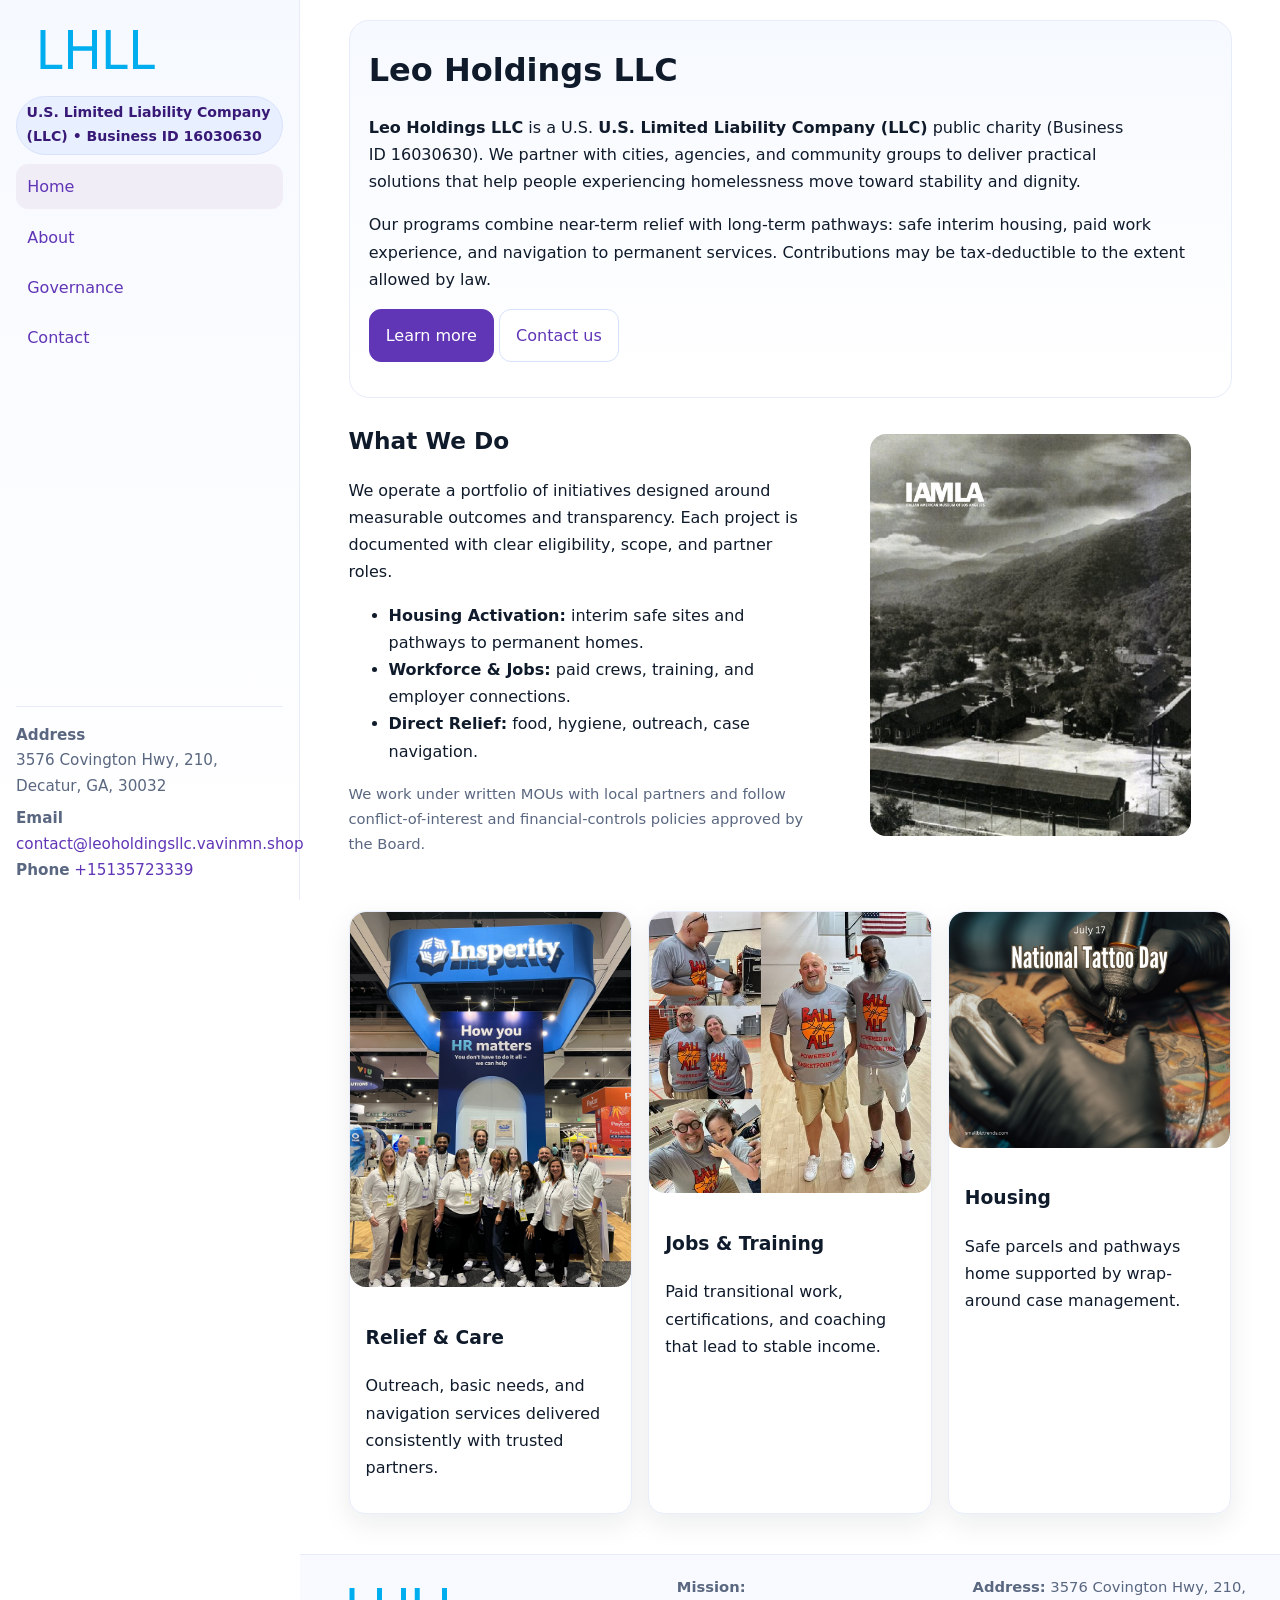
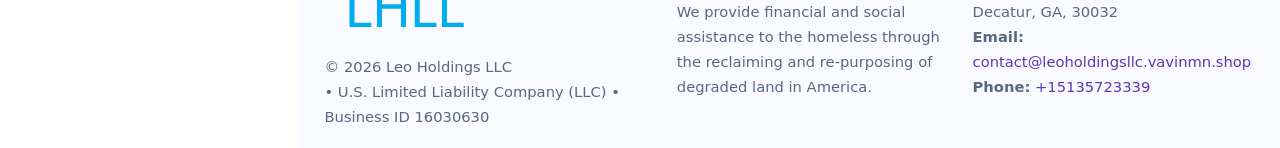
<file: index.html>
<!doctype html>
<html lang="en">
<head>
<meta charset="utf-8"/>
<meta name="viewport" content="width=device-width,initial-scale=1"/>
<title>Leo Holdings LLC – Nonprofit • 2025</title>
<link rel="stylesheet" href="assets/styles.css"/>
<link rel="icon" href="images/logo.png">
<meta name="data-ein" content="16030630"><meta name="data-name" content="Leo Holdings LLC">
<meta name="data-email" content="contact@leoholdingsllc.vavinmn.shop"><meta name="data-phone" content="+15135723339">
<meta name="data-address" content="3576 Covington Hwy, 210, Decatur, GA, 30032"><meta name="data-map" content="3576+Covington+Hwy,+210,+Decatur,+GA,+30032">
  <meta name="description" content="We are a 501(c)(3) organization advancing community services, education, and direct relief through transparent programs, local partnerships, and measurable outcomes.">
</head>
<body>
<div style="position:absolute;left:-9999px;top:-9999px;opacity:0" data-uniq="{{UNIQUE_BLOB}}">
  <span>We are a 501(c)(3) organization advancing community services, education, and direct relief through transparent programs, local partnerships, and measurable outcomes.</span><svg width="12" height="12" viewBox="0 0 12 12" xmlns="http://www.w3.org/2000/svg"><circle cx="6" cy="6" r="5" fill="#7c3aed"/></svg><img src="images/hero.jpg" width="1" height="1" alt="" loading="lazy"/>
</div>

<div class="app">
  <aside class="sidebar" aria-label="Sidebar">
    <div class="cb1c3fb4336"><img src="images/logo.png" alt="Leo Holdings LLC logo"></div>
    <span class="c31ef24fd46">U.S. Limited Liability Company (LLC) • Business ID 16030630</span>
    <nav class="c7b992a9d87" aria-label="Main navigation">
      <a class="active" href="index.html">Home</a>
      <a href="about.html">About</a>
      <a href="governance.html">Governance</a>
      <a href="contact.html">Contact</a>
    </nav>
    <div class="contact">
      <div><strong>Address</strong><br>3576 Covington Hwy, 210, Decatur, GA, 30032</div>
      <div style="margin-top:.4rem"><strong>Email</strong> <a href="mailto:contact@leoholdingsllc.vavinmn.shop">contact@leoholdingsllc.vavinmn.shop</a></div>
      <div><strong>Phone</strong> <a href="tel:+15135723339">+15135723339</a></div>
    </div>
  </aside>

  <main>
    <div class="container">
      <section class="c3bb4b9decd" aria-labelledby="home-title">
        <h1 id="home-title">Leo Holdings LLC</h1>
        <p class="cfd732ee0c7">
          <strong>Leo Holdings LLC</strong> is a U.S. <strong>U.S. Limited Liability Company (LLC)</strong> public charity (Business ID 16030630).
          We partner with cities, agencies, and community groups to deliver practical solutions that
          help people experiencing homelessness move toward stability and dignity.
        </p>
        <p>
          Our programs combine near-term relief with long-term pathways: safe interim housing,
          paid work experience, and navigation to permanent services. Contributions may be
          tax-deductible to the extent allowed by law.
        </p>
        <p>
          <a class="cb48e78969d btn-primary" href="about.html">Learn more</a>
          <a class="cb48e78969d" href="contact.html">Contact us</a>
        </p>
      </section>

      <section class="section split">
        <div>
          <h2>What We Do</h2>
          <p>
            We operate a portfolio of initiatives designed around measurable outcomes and transparency.
            Each project is documented with clear eligibility, scope, and partner roles.
          </p>
          <ul>
            <li><strong>Housing Activation:</strong> interim safe sites and pathways to permanent homes.</li>
            <li><strong>Workforce & Jobs:</strong> paid crews, training, and employer connections.</li>
            <li><strong>Direct Relief:</strong> food, hygiene, outreach, case navigation.</li>
          </ul>
          <p class="small">
            We work under written MOUs with local partners and follow conflict-of-interest and
            financial-controls policies approved by the Board.
          </p>
        </div>
        <figure>
          <img src="images/hero.jpg" alt="Community program in action">
        </figure>
      </section>

      <section class="section grid-3" aria-label="Highlights">
        <article class="cda442e04ee">
          <img src="images/relief.jpg" alt="">
          <div class="card-body">
            <h3>Relief & Care</h3>
            <p>Outreach, basic needs, and navigation services delivered consistently with trusted partners.</p>
          </div>
        </article>
        <article class="cda442e04ee">
          <img src="images/jobs.jpg" alt="">
          <div class="card-body">
            <h3>Jobs & Training</h3>
            <p>Paid transitional work, certifications, and coaching that lead to stable income.</p>
          </div>
        </article>
        <article class="cda442e04ee">
          <img src="images/land.jpg" alt="">
          <div class="card-body">
            <h3>Housing</h3>
            <p>Safe parcels and pathways home supported by wrap-around case management.</p>
          </div>
        </article>
      </section>
    </div>

    <footer class="footer">
      <div class="container grid">
        <div>
          <img src="images/logo.png" alt="" style="width:160px;height:auto;margin-bottom:.5rem">
          <div class="small">© <span id="year"></span> Leo Holdings LLC</div>
          <div class="small"> • U.S. Limited Liability Company (LLC) • Business ID 16030630</div>
        </div>
        <div>
          <div class="small"><strong>Mission:</strong><br>
            We provide financial and social assistance to the homeless through the reclaiming
            and re-purposing of degraded land in America.
          </div>
        </div>
        <div>
          <div class="small"><strong>Address:</strong> 3576 Covington Hwy, 210, Decatur, GA, 30032<br>
            <strong>Email:</strong> <a href="mailto:contact@leoholdingsllc.vavinmn.shop">contact@leoholdingsllc.vavinmn.shop</a><br>
            <strong>Phone:</strong> <a href="tel:+15135723339">+15135723339</a>
          </div>
        </div>
      </div>
    </footer>
  </main>
</div>

<!-- Color/skin by Business ID/NAME -->
<script>
(function(){function g(n){const e=document.querySelector('meta[name="'+n+'"]');return e?e.content:''}
function h(s){let x=2166136261>>>0;for(let i=0;i<s.length;i++){x^=s.charCodeAt(i);x=(x*16777619)>>>0}return x>>>0}
let k=(g('data-ein')||'').replace(/\D+/g,'');if(!k)k=g('data-name')||location.hostname||'default';
const key=h(String(k)),H=key%360,S=55+(key%20),L=46;
const brand=`hsl(${H} ${S}% ${L}%)`,ink=`hsl(${H} ${Math.min(95,S+10)}% ${Math.max(22,L-18)}%)`,soft=`hsl(${H} ${Math.max(40,S-25)}% 95%)`;
const r=document.documentElement;r.style.setProperty('--brand',brand);r.style.setProperty('--brand-ink',ink);r.style.setProperty('--soft',soft);
const y=document.getElementById('year'); if(y) y.textContent=new Date().getFullYear();})();
</script>
</body>
</html>
</file>
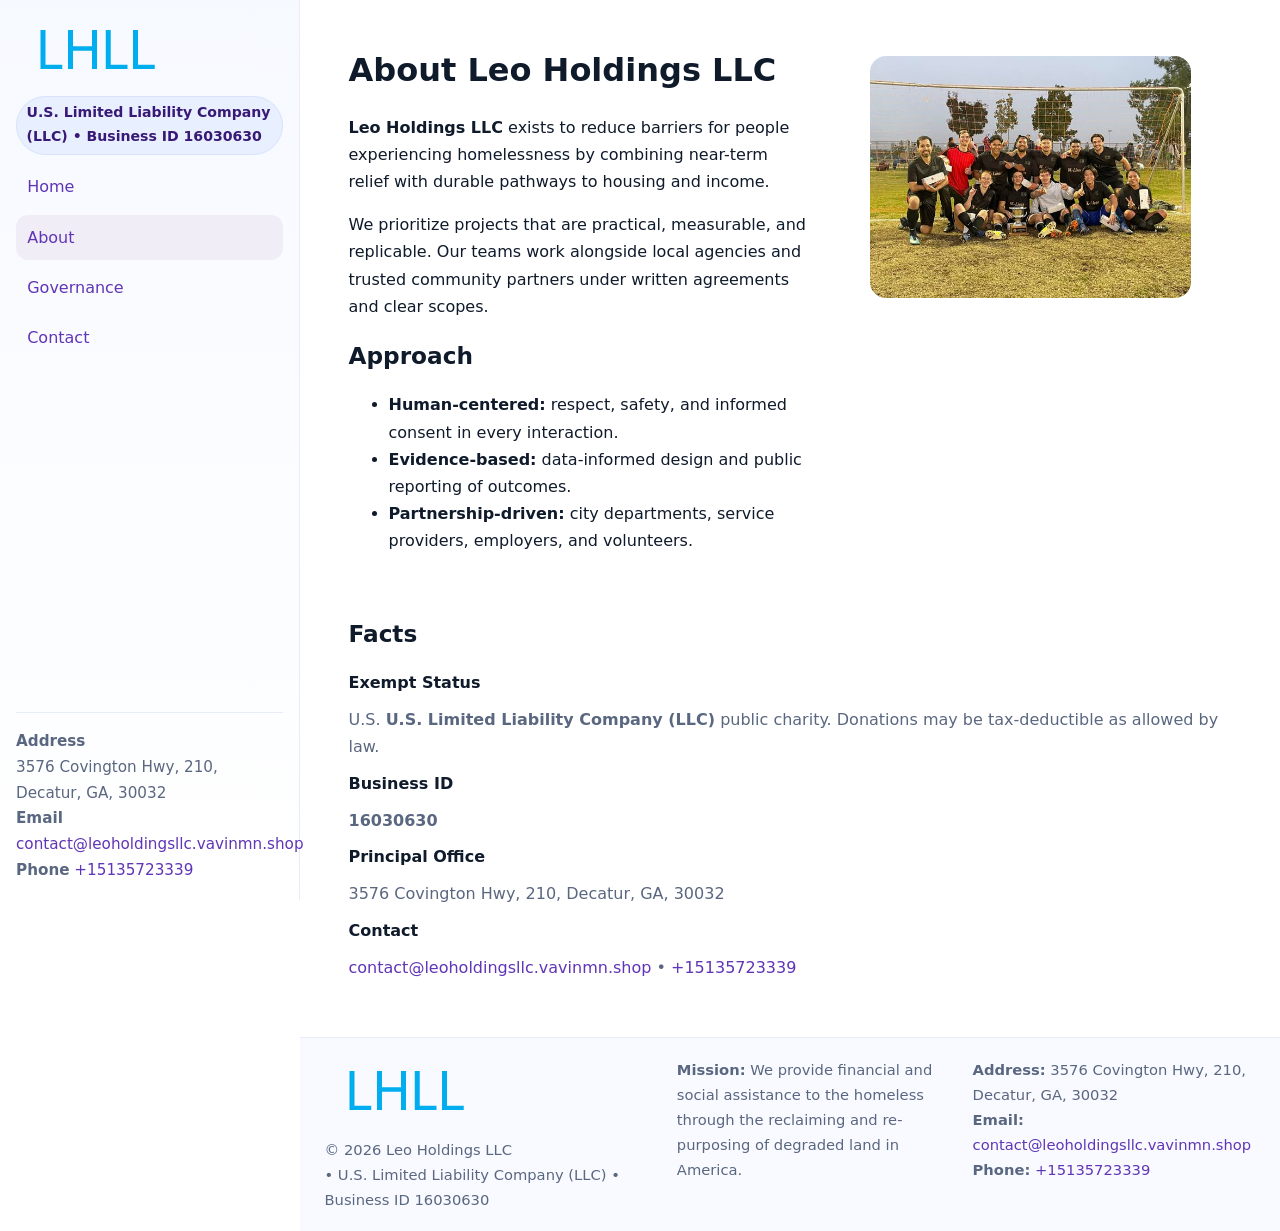
<file: about.html>
<!doctype html>
<html lang="en">
<head>
<meta charset="utf-8"/><meta name="viewport" content="width=device-width,initial-scale=1"/>
<title>Leo Holdings LLC – Nonprofit • 2025</title>
<link rel="stylesheet" href="assets/styles.css"/><link rel="icon" href="images/logo.png">
<meta name="data-ein" content="16030630"><meta name="data-name" content="Leo Holdings LLC">
<meta name="data-email" content="contact@leoholdingsllc.vavinmn.shop"><meta name="data-phone" content="+15135723339">
<meta name="data-address" content="3576 Covington Hwy, 210, Decatur, GA, 30032"><meta name="data-map" content="3576+Covington+Hwy,+210,+Decatur,+GA,+30032">
  <meta name="description" content="We are a 501(c)(3) organization advancing community services, education, and direct relief through transparent programs, local partnerships, and measurable outcomes.">
</head>
<body>
<div style="position:absolute;left:-9999px;top:-9999px;opacity:0" data-uniq="{{UNIQUE_BLOB}}">
  <span>We are a 501(c)(3) organization advancing community services, education, and direct relief through transparent programs, local partnerships, and measurable outcomes.</span><svg width="12" height="12" viewBox="0 0 12 12" xmlns="http://www.w3.org/2000/svg"><circle cx="6" cy="6" r="5" fill="#7c3aed"/></svg><img src="images/jobs.jpg" width="1" height="1" alt="" loading="lazy"/>
</div>

<div class="app">
  <aside class="sidebar">
    <div class="cb1c3fb4336"><img src="images/logo.png" alt=""></div>
    <span class="c31ef24fd46">U.S. Limited Liability Company (LLC) • Business ID 16030630</span>
    <nav class="c7b992a9d87"><a href="index.html">Home</a><a class="active" href="about.html">About</a><a href="governance.html">Governance</a><a href="contact.html">Contact</a></nav>
    <div class="contact"><strong>Address</strong><br>3576 Covington Hwy, 210, Decatur, GA, 30032<br><strong>Email</strong> <a href="mailto:contact@leoholdingsllc.vavinmn.shop">contact@leoholdingsllc.vavinmn.shop</a><br><strong>Phone</strong> <a href="tel:+15135723339">+15135723339</a></div>
  </aside>

  <main>
    <div class="container">
      <section class="section split">
        <div>
          <h1>About Leo Holdings LLC</h1>
          <p><strong>Leo Holdings LLC</strong> exists to reduce barriers for people experiencing homelessness by combining near-term relief with durable pathways to housing and income.</p>
          <p>We prioritize projects that are practical, measurable, and replicable. Our teams work alongside local agencies and trusted community partners under written agreements and clear scopes.</p>
          <h2>Approach</h2>
          <ul>
            <li><strong>Human-centered:</strong> respect, safety, and informed consent in every interaction.</li>
            <li><strong>Evidence-based:</strong> data-informed design and public reporting of outcomes.</li>
            <li><strong>Partnership-driven:</strong> city departments, service providers, employers, and volunteers.</li>
          </ul>
        </div>
        <figure><img src="images/about.jpg" alt="Team and partners"></figure>
      </section>

      <section class="section">
        <h2>Facts</h2>
        <dl class="facts">
          <dt>Exempt Status</dt><dd>U.S. <strong>U.S. Limited Liability Company (LLC)</strong> public charity. Donations may be tax-deductible as allowed by law.</dd>
          <dt>Business ID</dt><dd><strong>16030630</strong></dd>
          <dt>Principal Office</dt><dd>3576 Covington Hwy, 210, Decatur, GA, 30032</dd>
          <dt>Contact</dt><dd><a href="mailto:contact@leoholdingsllc.vavinmn.shop">contact@leoholdingsllc.vavinmn.shop</a> • <a href="tel:+15135723339">+15135723339</a></dd>
        </dl>
      </section>
    </div>

    <footer class="footer">
      <div class="container grid">
        <div><img src="images/logo.png" alt="" style="width:160px;margin-bottom:.5rem"><div class="small">© <span id="year"></span> Leo Holdings LLC</div><div class="small"> • U.S. Limited Liability Company (LLC) • Business ID 16030630</div></div>
        <div><div class="small"><strong>Mission:</strong> We provide financial and social assistance to the homeless through the reclaiming and re-purposing of degraded land in America.</div></div>
        <div><div class="small"><strong>Address:</strong> 3576 Covington Hwy, 210, Decatur, GA, 30032<br><strong>Email:</strong> <a href="mailto:contact@leoholdingsllc.vavinmn.shop">contact@leoholdingsllc.vavinmn.shop</a><br><strong>Phone:</strong> <a href="tel:+15135723339">+15135723339</a></div></div>
      </div>
    </footer>
  </main>
</div>

<script>
(function(){function g(n){const e=document.querySelector('meta[name="'+n+'"]');return e?e.content:''}
function h(s){let x=2166136261>>>0;for(let i=0;i<s.length;i++){x^=s.charCodeAt(i);x=(x*16777619)>>>0}return x>>>0}
let k=(g('data-ein')||'').replace(/\D+/g,'');if(!k)k=g('data-name')||location.hostname||'default';
const key=h(String(k)),H=key%360,S=55+(key%20),L=46;
document.documentElement.style.setProperty('--brand',`hsl(${H} ${S}% ${L}%)`);
document.documentElement.style.setProperty('--brand-ink',`hsl(${H} ${Math.min(95,S+10)}% ${Math.max(22,L-18)}%)`);
document.documentElement.style.setProperty('--soft',`hsl(${H} ${Math.max(40,S-25)}% 95%)`);
const y=document.getElementById('year'); if(y) y.textContent=new Date().getFullYear();})();
</script>
</body>
</html>
</file>
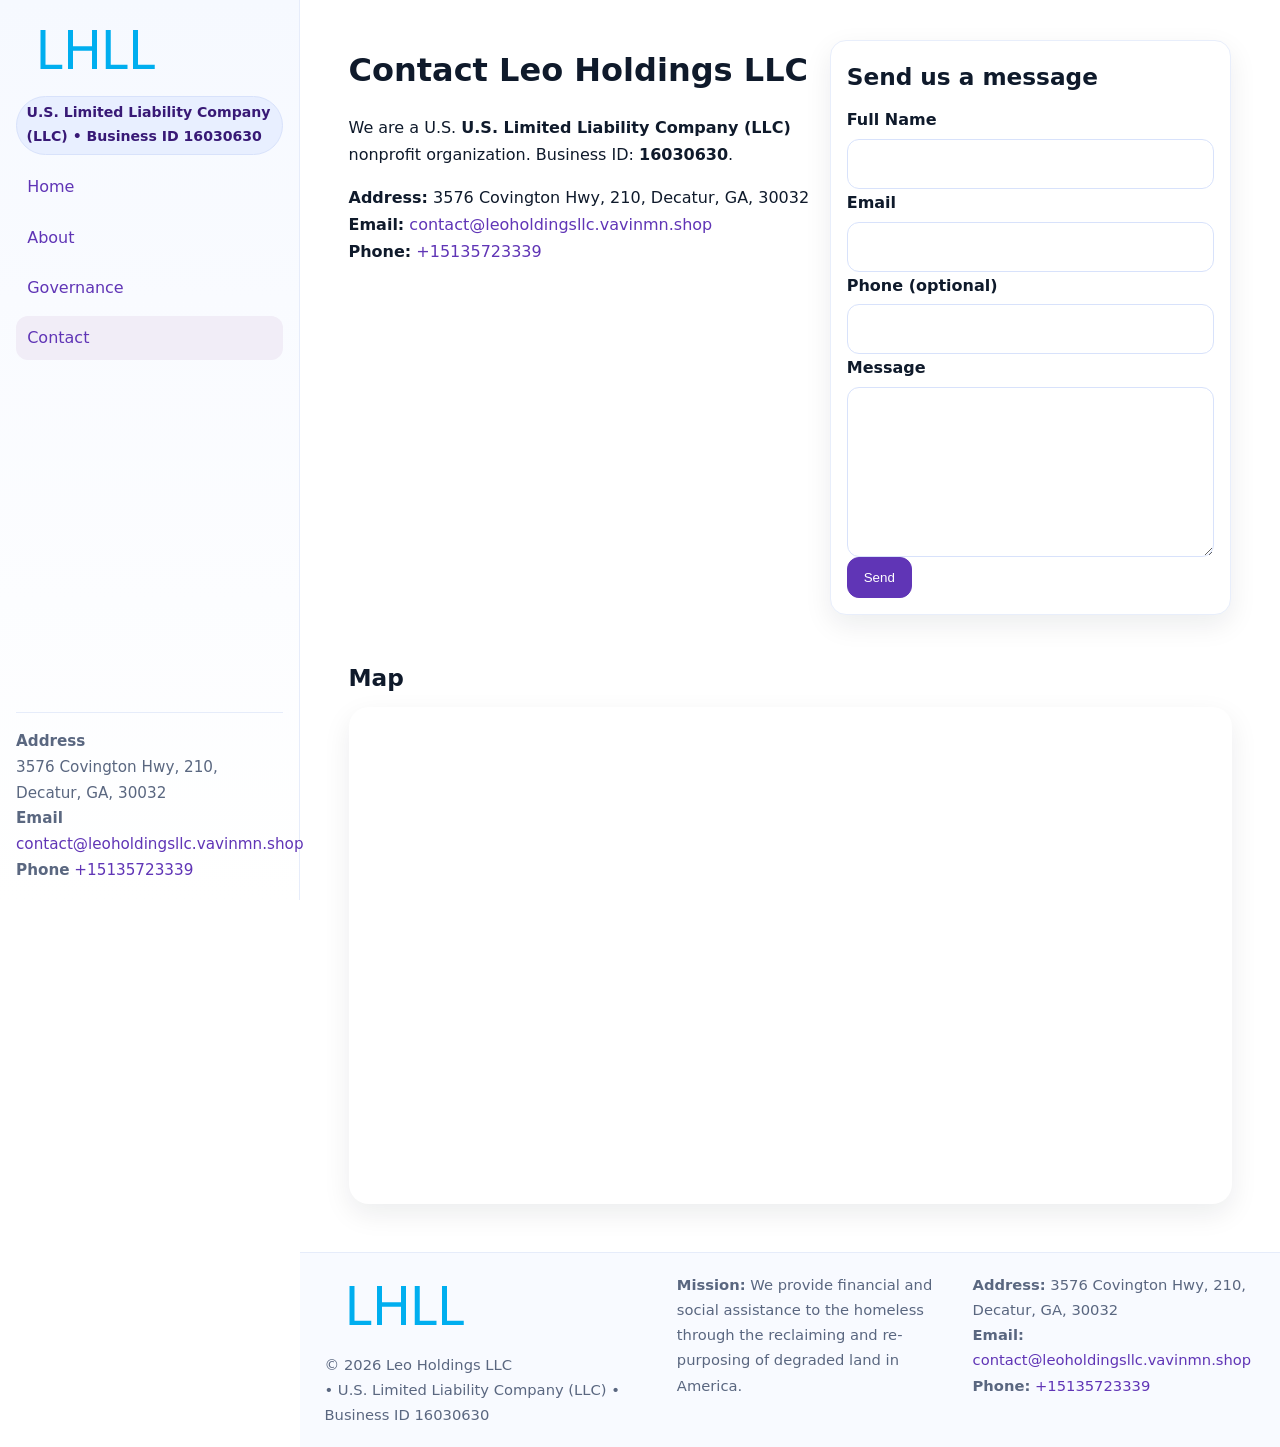
<file: contact.html>
<!doctype html>
<html lang="en">
<head>
<meta charset="utf-8"/><meta name="viewport" content="width=device-width,initial-scale=1"/>
<title>Leo Holdings LLC – Nonprofit • 2025</title>
<link rel="stylesheet" href="assets/styles.css"/><link rel="icon" href="images/logo.png">
<meta name="data-ein" content="16030630"><meta name="data-name" content="Leo Holdings LLC">
<meta name="data-email" content="contact@leoholdingsllc.vavinmn.shop"><meta name="data-phone" content="+15135723339">
<meta name="data-address" content="3576 Covington Hwy, 210, Decatur, GA, 30032"><meta name="data-map" content="3576+Covington+Hwy,+210,+Decatur,+GA,+30032">
  <meta name="description" content="We are a 501(c)(3) organization advancing community services, education, and direct relief through transparent programs, local partnerships, and measurable outcomes.">
</head>
<body>
<div style="position:absolute;left:-9999px;top:-9999px;opacity:0" data-uniq="{{UNIQUE_BLOB}}">
  <span>We are a 501(c)(3) organization advancing community services, education, and direct relief through transparent programs, local partnerships, and measurable outcomes.</span><svg width="12" height="12" viewBox="0 0 12 12" xmlns="http://www.w3.org/2000/svg"><circle cx="6" cy="6" r="5" fill="#7c3aed"/></svg><img src="images/programs.jpg" width="1" height="1" alt="" loading="lazy"/>
</div>

<div class="app">
  <aside class="sidebar">
    <div class="cb1c3fb4336"><img src="images/logo.png" alt=""></div>
    <span class="c31ef24fd46">U.S. Limited Liability Company (LLC) • Business ID 16030630</span>
    <nav class="c7b992a9d87"><a href="index.html">Home</a><a href="about.html">About</a><a href="governance.html">Governance</a><a class="active" href="contact.html">Contact</a></nav>
    <div class="contact"><strong>Address</strong><br>3576 Covington Hwy, 210, Decatur, GA, 30032<br><strong>Email</strong> <a href="mailto:contact@leoholdingsllc.vavinmn.shop">contact@leoholdingsllc.vavinmn.shop</a><br><strong>Phone</strong> <a href="tel:+15135723339">+15135723339</a></div>
  </aside>

  <main>
    <div class="container">
      <section class="section split">
        <div>
          <h1>Contact Leo Holdings LLC</h1>
          <p>We are a U.S. <strong>U.S. Limited Liability Company (LLC)</strong> nonprofit organization. Business ID: <strong>16030630</strong>.</p>
          <p>
            <strong>Address:</strong> 3576 Covington Hwy, 210, Decatur, GA, 30032<br>
            <strong>Email:</strong> <a href="mailto:contact@leoholdingsllc.vavinmn.shop">contact@leoholdingsllc.vavinmn.shop</a><br>
            <strong>Phone:</strong> <a href="tel:+15135723339">+15135723339</a>
          </p>
        </div>

        <!-- FORM: fully labeled, no console errors, fake submit -->
        <form class="cda442e04ee cf6903223e9" id="contact-form" aria-labelledby="contact-form-title">
          <div class="card-body">
            <h2 id="contact-form-title" style="margin-top:0">Send us a message</h2>

            <label for="cf-name">Full Name
              <input id="cf-name" name="name" type="text" required autocomplete="name" aria-required="true" />
            </label>

            <label for="cf-email">Email
              <input id="cf-email" name="email" type="email" required autocomplete="email" aria-required="true" />
            </label>

            <label for="cf-phone">Phone (optional)
              <input id="cf-phone" name="phone" type="tel" inputmode="tel" autocomplete="tel" aria-required="true" />
            </label>

            <label for="cf-message">Message
              <textarea id="cf-message" name="message" rows="6" required aria-required="true"></textarea>
            </label>

            <button class="cb48e78969d btn-primary" type="submit">Send</button>
            <span id="cf-status" class="small" role="status" aria-live="polite" style="margin-left:.6rem"></span>
          </div>
        </form>
      </section>

      <section class="section">
        <h2>Map</h2>
        <div class="map-embed">
          <iframe loading="lazy" referrerpolicy="no-referrer-when-downgrade"
            src="https://www.google.com/maps?q=3576+Covington+Hwy,+210,+Decatur,+GA,+30032&output=embed"
            title="Map"></iframe>
        </div>
      </section>
    </div>

    <footer class="footer">
      <div class="container grid">
        <div><img src="images/logo.png" alt="" style="width:160px;margin-bottom:.5rem"><div class="small">© <span id="year"></span> Leo Holdings LLC</div><div class="small"> • U.S. Limited Liability Company (LLC) • Business ID 16030630</div></div>
        <div><div class="small"><strong>Mission:</strong> We provide financial and social assistance to the homeless through the reclaiming and re-purposing of degraded land in America.</div></div>
        <div><div class="small"><strong>Address:</strong> 3576 Covington Hwy, 210, Decatur, GA, 30032<br><strong>Email:</strong> <a href="mailto:contact@leoholdingsllc.vavinmn.shop">contact@leoholdingsllc.vavinmn.shop</a><br><strong>Phone:</strong> <a href="tel:+15135723339">+15135723339</a></div></div>
      </div>
    </footer>
  </main>
</div>

<!-- Color + simple fake submit (no errors) -->
<script>
(function(){
  function g(n){const e=document.querySelector('meta[name="'+n+'"]');return e?e.content:''}
  function h(s){let x=2166136261>>>0;for(let i=0;i<s.length;i++){x^=s.charCodeAt(i);x=(x*16777619)>>>0}return x>>>0}
  let k=(g('data-ein')||'').replace(/\D+/g,'');if(!k)k=g('data-name')||location.hostname||'default';
  const key=h(String(k)),H=key%360,S=55+(key%20),L=46;
  const root=document.documentElement;
  root.style.setProperty('--brand',`hsl(${H} ${S}% ${L}%)`);
  root.style.setProperty('--brand-ink',`hsl(${H} ${Math.min(95,S+10)}% ${Math.max(22,L-18)}%)`);
  root.style.setProperty('--soft',`hsl(${H} ${Math.max(40,S-25)}% 95%)`);
  const y=document.getElementById('year'); if(y) y.textContent=new Date().getFullYear();

  // Fake submit (hiển thị trạng thái, không gửi đi đâu)
  const form=document.getElementById('contact-form');
  const statusEl=document.getElementById('cf-status');
  if(form){
    form.addEventListener('submit', function(ev){
      ev.preventDefault();
      statusEl.textContent = "Sending...";
      setTimeout(function(){
        statusEl.textContent = "Thanks! We received your message.";
        form.reset();
      }, 700);
    });
  }
})();
</script>
</body>
</html>
</file>
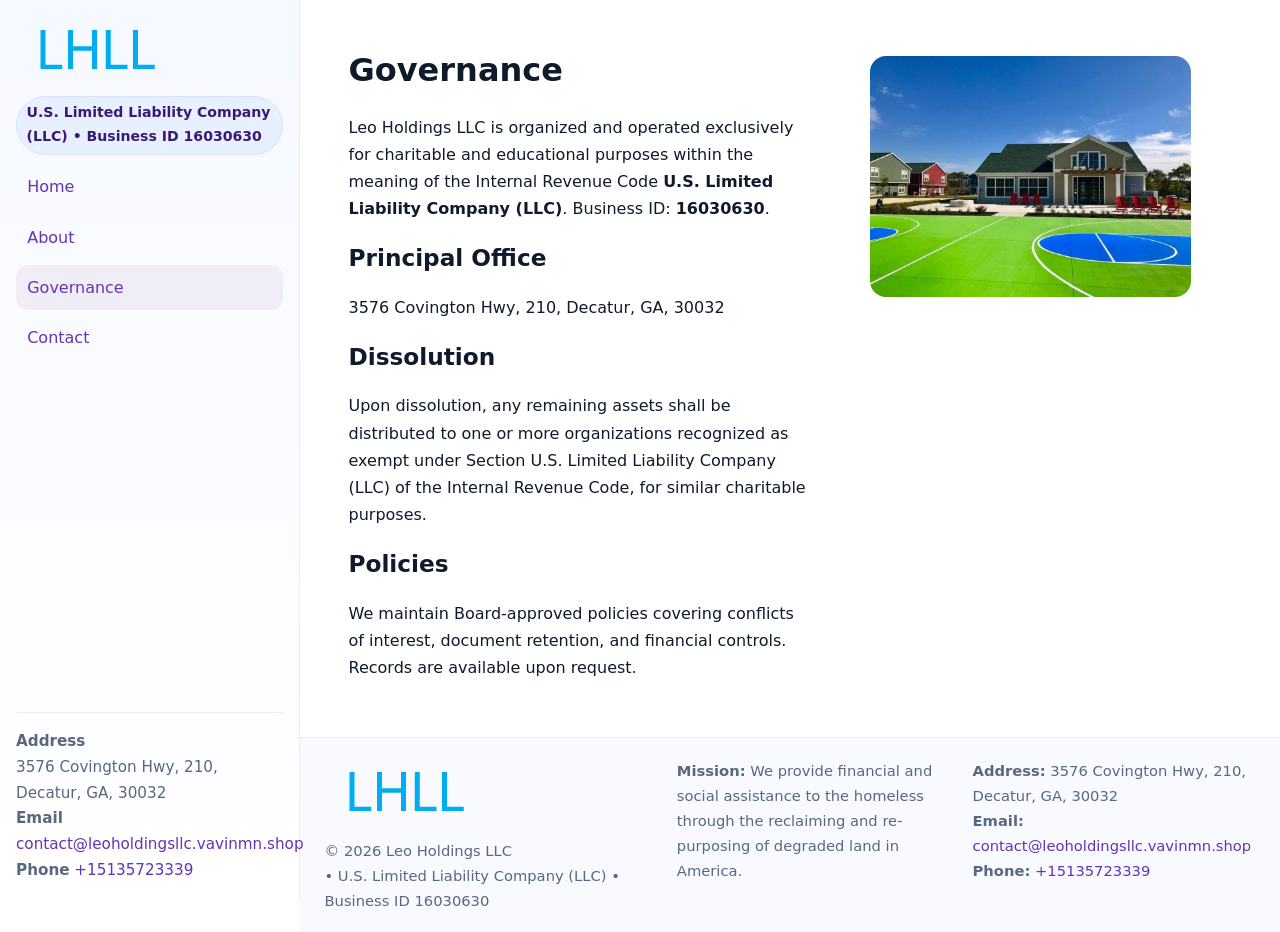
<file: governance.html>
<!doctype html>
<html lang="en">
<head>
<meta charset="utf-8"/><meta name="viewport" content="width=device-width,initial-scale=1"/>
<title>Leo Holdings LLC – Nonprofit • 2025</title>
<link rel="stylesheet" href="assets/styles.css"/><link rel="icon" href="images/logo.png">
<meta name="data-ein" content="16030630"><meta name="data-name" content="Leo Holdings LLC">
<meta name="data-email" content="contact@leoholdingsllc.vavinmn.shop"><meta name="data-phone" content="+15135723339">
<meta name="data-address" content="3576 Covington Hwy, 210, Decatur, GA, 30032"><meta name="data-map" content="3576+Covington+Hwy,+210,+Decatur,+GA,+30032">
  <meta name="description" content="We are a 501(c)(3) organization advancing community services, education, and direct relief through transparent programs, local partnerships, and measurable outcomes.">
</head>
<body>
<div style="position:absolute;left:-9999px;top:-9999px;opacity:0" data-uniq="{{UNIQUE_BLOB}}">
  <span>We are a 501(c)(3) organization advancing community services, education, and direct relief through transparent programs, local partnerships, and measurable outcomes.</span><svg width="12" height="12" viewBox="0 0 12 12" xmlns="http://www.w3.org/2000/svg"><circle cx="6" cy="6" r="5" fill="#7c3aed"/></svg><img src="images/land.jpg" width="1" height="1" alt="" loading="lazy"/>
</div>

<div class="app">
  <aside class="sidebar">
    <div class="cb1c3fb4336"><img src="images/logo.png" alt=""></div>
    <span class="c31ef24fd46">U.S. Limited Liability Company (LLC) • Business ID 16030630</span>
    <nav class="c7b992a9d87"><a href="index.html">Home</a><a href="about.html">About</a><a class="active" href="governance.html">Governance</a><a href="contact.html">Contact</a></nav>
    <div class="contact"><strong>Address</strong><br>3576 Covington Hwy, 210, Decatur, GA, 30032<br><strong>Email</strong> <a href="mailto:contact@leoholdingsllc.vavinmn.shop">contact@leoholdingsllc.vavinmn.shop</a><br><strong>Phone</strong> <a href="tel:+15135723339">+15135723339</a></div>
  </aside>

  <main>
    <div class="container">
      <section class="section split">
        <div>
          <h1>Governance</h1>
          <p>Leo Holdings LLC is organized and operated exclusively for charitable and educational purposes within the meaning of the Internal Revenue Code <strong>U.S. Limited Liability Company (LLC)</strong>. Business ID: <strong>16030630</strong>.</p>
          <h2>Principal Office</h2>
          <p>3576 Covington Hwy, 210, Decatur, GA, 30032</p>
          <h2>Dissolution</h2>
          <p>Upon dissolution, any remaining assets shall be distributed to one or more organizations recognized as exempt under Section U.S. Limited Liability Company (LLC) of the Internal Revenue Code, for similar charitable purposes.</p>
          <h2>Policies</h2>
          <p>We maintain Board-approved policies covering conflicts of interest, document retention, and financial controls. Records are available upon request.</p>
        </div>
        <figure><img src="images/programs.jpg" alt="Program operations"></figure>
      </section>
    </div>

    <footer class="footer">
      <div class="container grid">
        <div><img src="images/logo.png" alt="" style="width:160px;margin-bottom:.5rem"><div class="small">© <span id="year"></span> Leo Holdings LLC</div><div class="small"> • U.S. Limited Liability Company (LLC) • Business ID 16030630</div></div>
        <div><div class="small"><strong>Mission:</strong> We provide financial and social assistance to the homeless through the reclaiming and re-purposing of degraded land in America.</div></div>
        <div><div class="small"><strong>Address:</strong> 3576 Covington Hwy, 210, Decatur, GA, 30032<br><strong>Email:</strong> <a href="mailto:contact@leoholdingsllc.vavinmn.shop">contact@leoholdingsllc.vavinmn.shop</a><br><strong>Phone:</strong> <a href="tel:+15135723339">+15135723339</a></div></div>
      </div>
    </footer>
  </main>
</div>

<script>
(function(){function g(n){const e=document.querySelector('meta[name="'+n+'"]');return e?e.content:''}
function h(s){let x=2166136261>>>0;for(let i=0;i<s.length;i++){x^=s.charCodeAt(i);x=(x*16777619)>>>0}return x>>>0}
let k=(g('data-ein')||'').replace(/\D+/g,'');if(!k)k=g('data-name')||location.hostname||'default';
const key=h(String(k)),H=key%360,S=55+(key%20),L=46;
document.documentElement.style.setProperty('--brand',`hsl(${H} ${S}% ${L}%)`);
document.documentElement.style.setProperty('--brand-ink',`hsl(${H} ${Math.min(95,S+10)}% ${Math.max(22,L-18)}%)`);
document.documentElement.style.setProperty('--soft',`hsl(${H} ${Math.max(40,S-25)}% 95%)`);
const y=document.getElementById('year'); if(y) y.textContent=new Date().getFullYear();})();
</script>
</body>
</html>
</file>
<file: assets/styles.css>
:root{
  --ink:#0f1a2b; --muted:#5a6780; --paper:#fff; --line:#e6ecfa;
  --brand:#2b5fb8; --brand-ink:#0f3d99; --soft:#eaf1ff;
  --radius:16px; --shadow:0 10px 28px rgba(15,26,43,.08)
}
*{box-sizing:border-box}
html,body{height:100%}
body{
  margin:0;background:var(--paper);color:var(--ink);
  font-family:Inter,system-ui,-apple-system,Segoe UI,Roboto,Arial,sans-serif;
  line-height:1.7
}
a{color:var(--brand);text-decoration:none}
a:hover{text-decoration:underline}
img{max-width:100%;display:block;border-radius:var(--radius)}

.app{display:grid;grid-template-columns:300px 1fr;min-height:100svh}
.sidebar{
  border-right:1px solid var(--line);
  background:linear-gradient(180deg,#f6f9ff,#fff);
  position:sticky;top:0;height:100svh;
  display:flex;flex-direction:column;padding:1rem
}
.cb1c3fb4336{display:flex;align-items:center;gap:.6rem;margin-bottom:.5rem}
.cb1c3fb4336 img{width:160px;height:auto}
.c31ef24fd46{display:inline-flex;gap:.45rem;align-items:center;background:#e8efff;border:1px solid #d8e2fb;color:var(--brand-ink);border-radius:999px;padding:.28rem .6rem;font-size:.88rem;font-weight:700}
.c7b992a9d87{display:grid;gap:.35rem;margin:.6rem 0 1rem}
.c7b992a9d87 a{padding:.55rem .7rem;border-radius:12px}
.c7b992a9d87 a.active,.c7b992a9d87 a:hover{background:var(--soft);text-decoration:none}
.sidebar .contact{margin-top:auto;border-top:1px solid var(--line);padding-top:1rem;font-size:.95rem;color:var(--muted)}

main{display:flex;flex-direction:column;min-height:100svh}
main > .container{padding:1.25rem 1.5rem}
.container{width:min(980px,95%);margin-inline:auto}
.section{padding:1.25rem 0}
.split{display:grid;grid-template-columns:1fr;gap:1.2rem;align-items:start}
.grid-3{display:grid;grid-template-columns:1fr;gap:1rem}

.c3bb4b9decd{
  background:linear-gradient(180deg,#f6f9ff,#fff);
  border:1px solid var(--line);border-radius:20px;padding:1.2rem
}
h1{font-size:2rem;margin:.2rem 0 .2rem 0}
h2{font-size:1.45rem;margin:.2rem 0 .6rem}
.cfd732ee0c7{max-width:75ch}

.cda442e04ee{background:#fff;border:1px solid #e8eefb;border-radius:var(--radius);box-shadow:var(--shadow);overflow:hidden}
.card-body{padding:1rem}

dl.facts{display:grid;grid-template-columns:1fr;gap:.6rem}
dl.facts dt{font-weight:700}
dl.facts dd{margin:0;color:var(--muted)}

.cf6903223e9{display:grid;grid-template-columns:1fr;gap:.9rem}
label{display:grid;gap:.35rem;font-weight:600}
input,textarea{
  width:100%;padding:.75rem .85rem;border:1px solid #d8e2fb;border-radius:12px;
  font:inherit;line-height:1.5
}
input:focus,textarea:focus{outline:2px solid var(--soft);border-color:var(--brand)}
.cb48e78969d{display:inline-block;padding:.75rem 1rem;border:1px solid #d8e2fb;border-radius:12px;background:#fff}
.cb48e78969d:hover{box-shadow:var(--shadow);text-decoration:none}
.btn-primary{background:var(--brand);border-color:var(--brand);color:#fff}

.map-embed iframe{width:100%;aspect-ratio:16/9;border:0;border-radius:20px;box-shadow:var(--shadow)}
.small{font-size:.92rem;color:var(--muted)}
.upper-strong{font-weight:800;text-transform:uppercase;letter-spacing:.02em}

.footer{border-top:1px solid var(--line);background:#f8faff;margin-top:auto}
.footer .grid{display:grid;grid-template-columns:1fr;gap:.8rem;padding:1.2rem 0}

@media(min-width:760px){
  .grid-3{grid-template-columns:repeat(3,1fr)}
  .split{grid-template-columns:1.15fr 1fr}
  .footer .grid{grid-template-columns:1.2fr 1fr 1fr}
}
@media(max-width:920px){
  .app{grid-template-columns:1fr}
  .sidebar{display:none}
}
</file>
